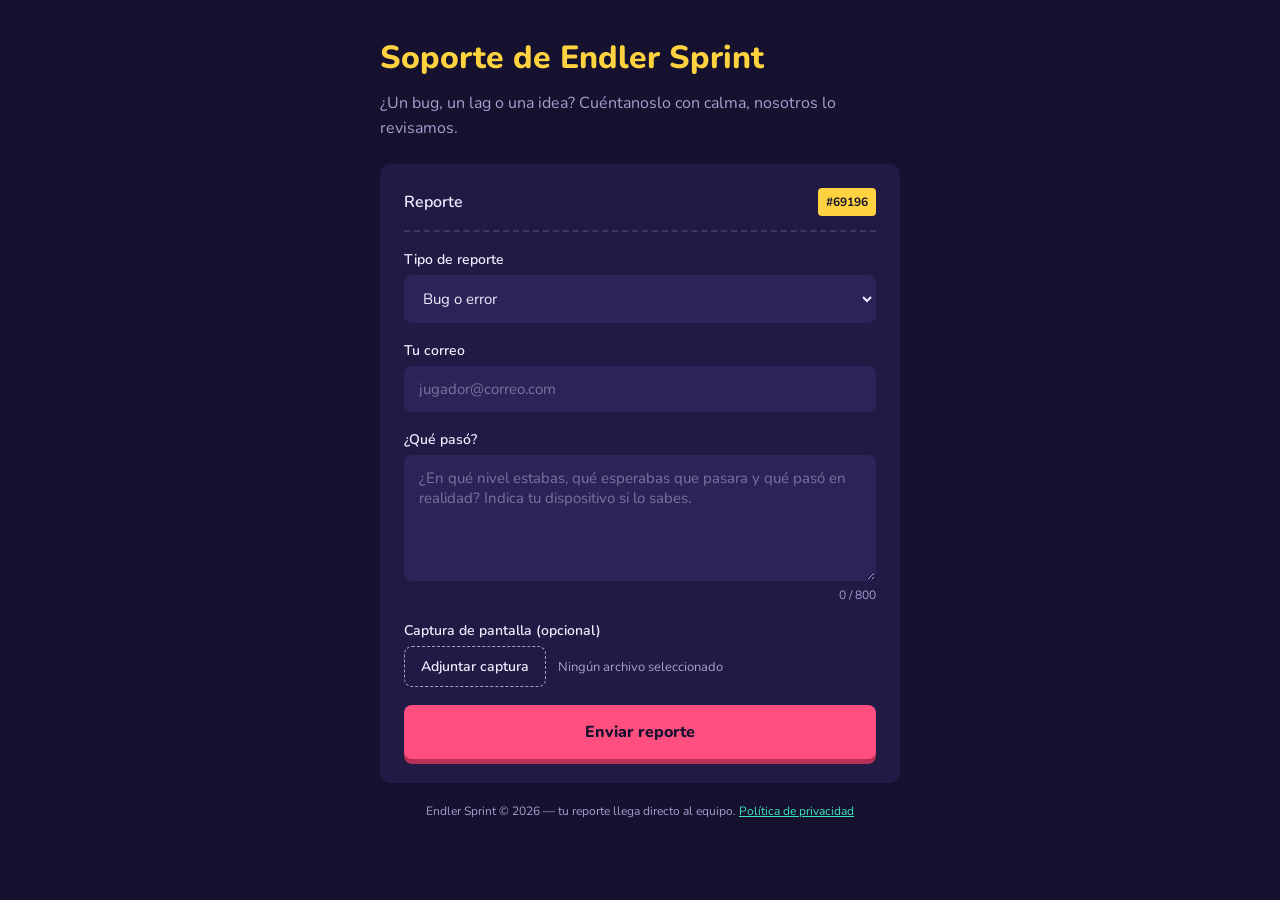
<file: index.html>
<!DOCTYPE html>
<html lang="es">
<head>
<meta charset="UTF-8">
<meta name="viewport" content="width=device-width, initial-scale=1.0">
<title>Endler Sprint — Centro de soporte</title>
<link rel="preconnect" href="https://fonts.googleapis.com">
<link rel="preconnect" href="https://fonts.gstatic.com" crossorigin>
<link href="https://fonts.googleapis.com/css2?family=Nunito:wght@400;600;700;800&display=swap" rel="stylesheet">
<link rel="stylesheet" href="style.css">
</head>
<body>
  <main class="wrap">
    <h1 class="title">Soporte de Endler Sprint</h1>
    <p class="lead">¿Un bug, un lag o una idea? Cuéntanoslo con calma, nosotros lo revisamos.</p>

    <form id="supportForm" class="panel" novalidate action="https://formsubmit.co/sacariasdev@gmail.com"
      method="POST" enctype="multipart/form-data">
      <div class="panel__head">
        <span>Reporte</span>
        <span class="tag" id="ticketNumber">#00000</span>
      </div>

      <div class="field">
        <label for="tipo">Tipo de reporte</label>
        <select id="tipo" name="tipo">
          <option>Bug o error</option>
          <option>Lag / rendimiento</option>
          <option>Problema con controles</option>
          <option>Sugerencia</option>
        </select>
      </div>

      <div class="field">
        <label for="email">Tu correo</label>
        <input type="email" id="email" name="email" placeholder="jugador@correo.com" required>
      </div>

      <div class="field">
        <label for="description">¿Qué pasó?</label>
        <textarea id="description" name="description" rows="5" maxlength="800" required
          placeholder="¿En qué nivel estabas, qué esperabas que pasara y qué pasó en realidad? Indica tu dispositivo si lo sabes."></textarea>
        <span class="char-count" id="charCount">0 / 800</span>
      </div>

      <div class="field">
        <label for="photo">Captura de pantalla (opcional)</label>
        <div class="upload">
          <input type="file" id="photo" name="attachment" accept="image/*">
          <label for="photo" class="upload__button">Adjuntar captura</label>
          <span class="upload__filename" id="fileName">Ningún archivo seleccionado</span>
        </div>
        <img id="preview" class="upload__preview" alt="Vista previa de la captura" hidden>
      </div>

      <!-- Config de FormSubmit. _subject y _next se completan por JS. -->
      <input type="hidden" name="_subject" id="subjectField" value="[Support_Endler_Runner] Soporte">
      <input type="hidden" name="_template" value="table">
      <input type="hidden" name="_captcha" value="false">
      <input type="hidden" name="_next" id="nextField" value="">

      <button type="submit" class="send" id="submitBtn"><span id="submitLabel">Enviar reporte</span></button>
      <p class="error-state" id="errorState" hidden></p>
    </form>

    <p class="footnote">Endler Sprint © 2026 — tu reporte llega directo al equipo. <a href="privacy.html" class="foot-link">Política de privacidad</a></p>
  </main>
  <script src="script.js"></script>
</body>
</html>
</file>
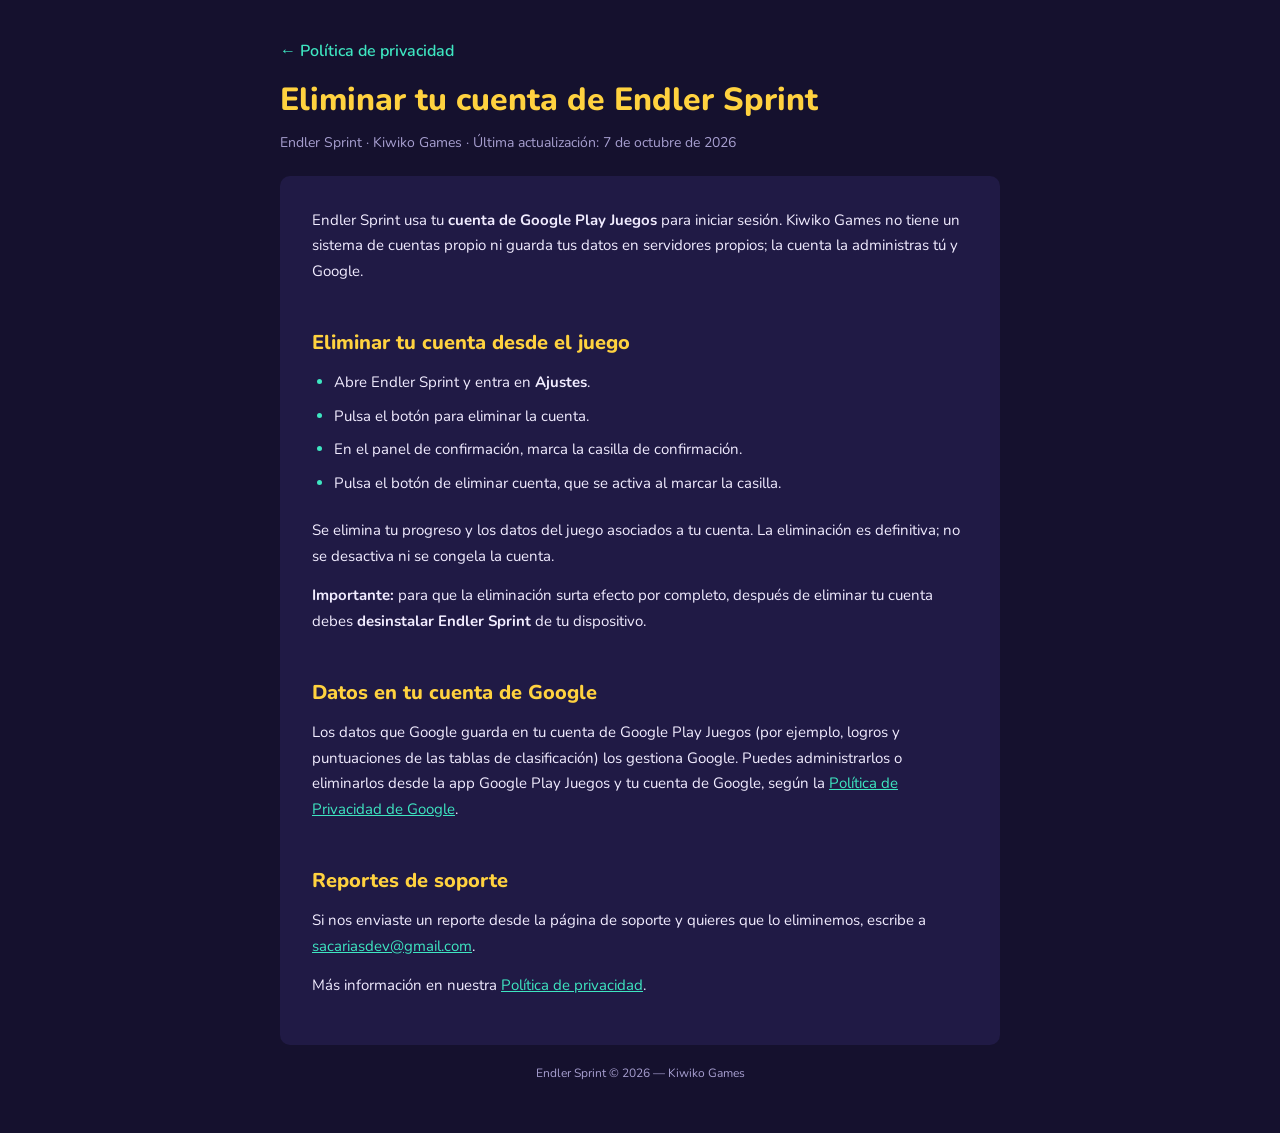
<file: eliminar-cuenta.html>
<!DOCTYPE html>
<html lang="es">
<head>
<meta charset="UTF-8">
<meta name="viewport" content="width=device-width, initial-scale=1.0">
<title>Endler Sprint — Eliminar cuenta y datos</title>
<link rel="preconnect" href="https://fonts.googleapis.com">
<link rel="preconnect" href="https://fonts.gstatic.com" crossorigin>
<link href="https://fonts.googleapis.com/css2?family=Nunito:wght@400;600;700;800&display=swap" rel="stylesheet">
<link rel="stylesheet" href="style.css">
</head>
<body>
  <main class="wrap wrap--doc">
    <a href="privacy.html" class="back">← Política de privacidad</a>
    <h1 class="title">Eliminar tu cuenta de Endler Sprint</h1>
    <p class="meta">Endler Sprint · Kiwiko Games · Última actualización: 7 de octubre de 2026</p>

    <article class="panel doc">
      <p>Endler Sprint usa tu <strong>cuenta de Google Play Juegos</strong> para iniciar sesión. Kiwiko Games no tiene un sistema de cuentas propio ni guarda tus datos en servidores propios; la cuenta la administras tú y Google.</p>

      <h2>Eliminar tu cuenta desde el juego</h2>
      <ul>
        <li>Abre Endler Sprint y entra en <strong>Ajustes</strong>.</li>
        <li>Pulsa el botón para eliminar la cuenta.</li>
        <li>En el panel de confirmación, marca la casilla de confirmación.</li>
        <li>Pulsa el botón de eliminar cuenta, que se activa al marcar la casilla.</li>
      </ul>
      <p>Se elimina tu progreso y los datos del juego asociados a tu cuenta. La eliminación es definitiva; no se desactiva ni se congela la cuenta.</p>
      <p><strong>Importante:</strong> para que la eliminación surta efecto por completo, después de eliminar tu cuenta debes <strong>desinstalar Endler Sprint</strong> de tu dispositivo.</p>

      <h2>Datos en tu cuenta de Google</h2>
      <p>Los datos que Google guarda en tu cuenta de Google Play Juegos (por ejemplo, logros y puntuaciones de las tablas de clasificación) los gestiona Google. Puedes administrarlos o eliminarlos desde la app Google Play Juegos y tu cuenta de Google, según la <a href="https://policies.google.com/privacy" target="_blank" rel="noopener">Política de Privacidad de Google</a>.</p>

      <h2>Reportes de soporte</h2>
      <p>Si nos enviaste un reporte desde la página de soporte y quieres que lo eliminemos, escribe a <a href="mailto:sacariasdev@gmail.com?subject=Eliminar%20reporte%20Endler%20Sprint">sacariasdev@gmail.com</a>.</p>

      <p>Más información en nuestra <a href="privacy.html">Política de privacidad</a>.</p>
    </article>

    <p class="footnote">Endler Sprint © 2026 — Kiwiko Games</p>
  </main>
</body>
</html>
</file>
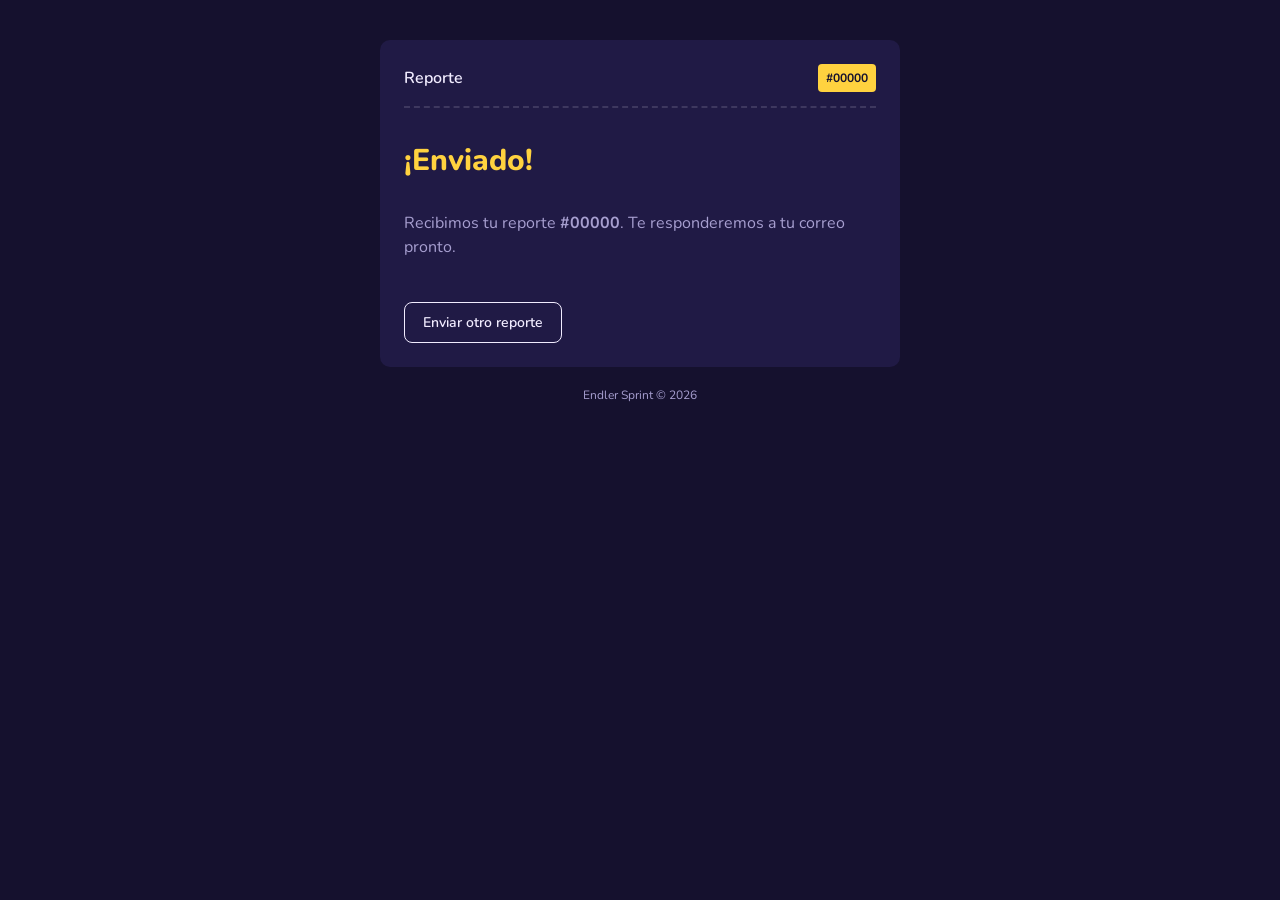
<file: gracias.html>
<!DOCTYPE html>
<html lang="es">
<head>
<meta charset="UTF-8">
<meta name="viewport" content="width=device-width, initial-scale=1.0">
<title>Endler Sprint — Reporte enviado</title>
<link rel="preconnect" href="https://fonts.googleapis.com">
<link rel="preconnect" href="https://fonts.gstatic.com" crossorigin>
<link href="https://fonts.googleapis.com/css2?family=Nunito:wght@400;600;700;800&display=swap" rel="stylesheet">
<link rel="stylesheet" href="style.css">
</head>
<body>
  <main class="wrap">
    <section class="panel thanks">
      <div class="panel__head">
        <span>Reporte</span>
        <span class="tag" id="ticketNumber">#00000</span>
      </div>
      <h1 class="title title--small">¡Enviado!</h1>
      <p class="lead">Recibimos tu reporte <strong id="successNumber">#00000</strong>. Te responderemos a tu correo pronto.</p>
      <a href="index.html" class="ghost">Enviar otro reporte</a>
    </section>
    <p class="footnote">Endler Sprint © 2026</p>
  </main>
  <script>
    const pedido = new URLSearchParams(location.search).get("pedido") || "00000";
    document.getElementById("ticketNumber").textContent = "#" + pedido;
    document.getElementById("successNumber").textContent = "#" + pedido;
  </script>
</body>
</html>
</file>
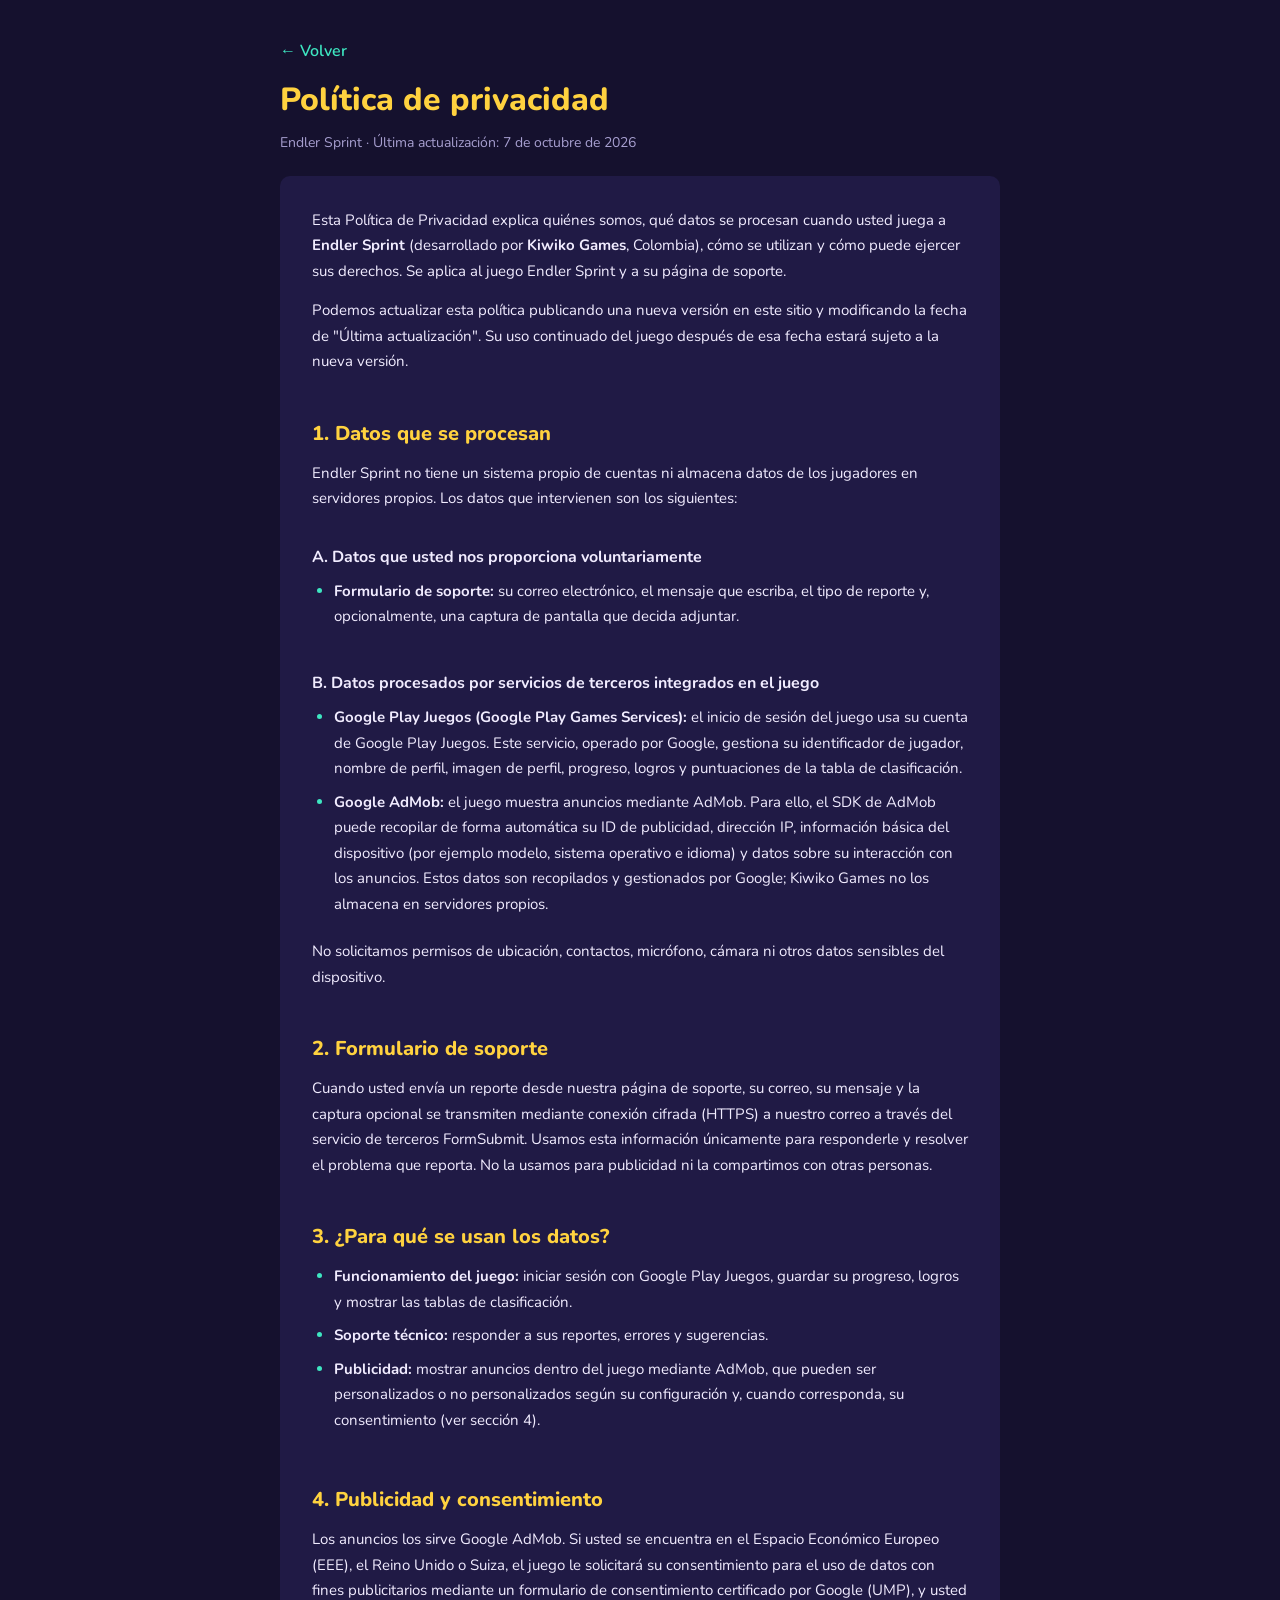
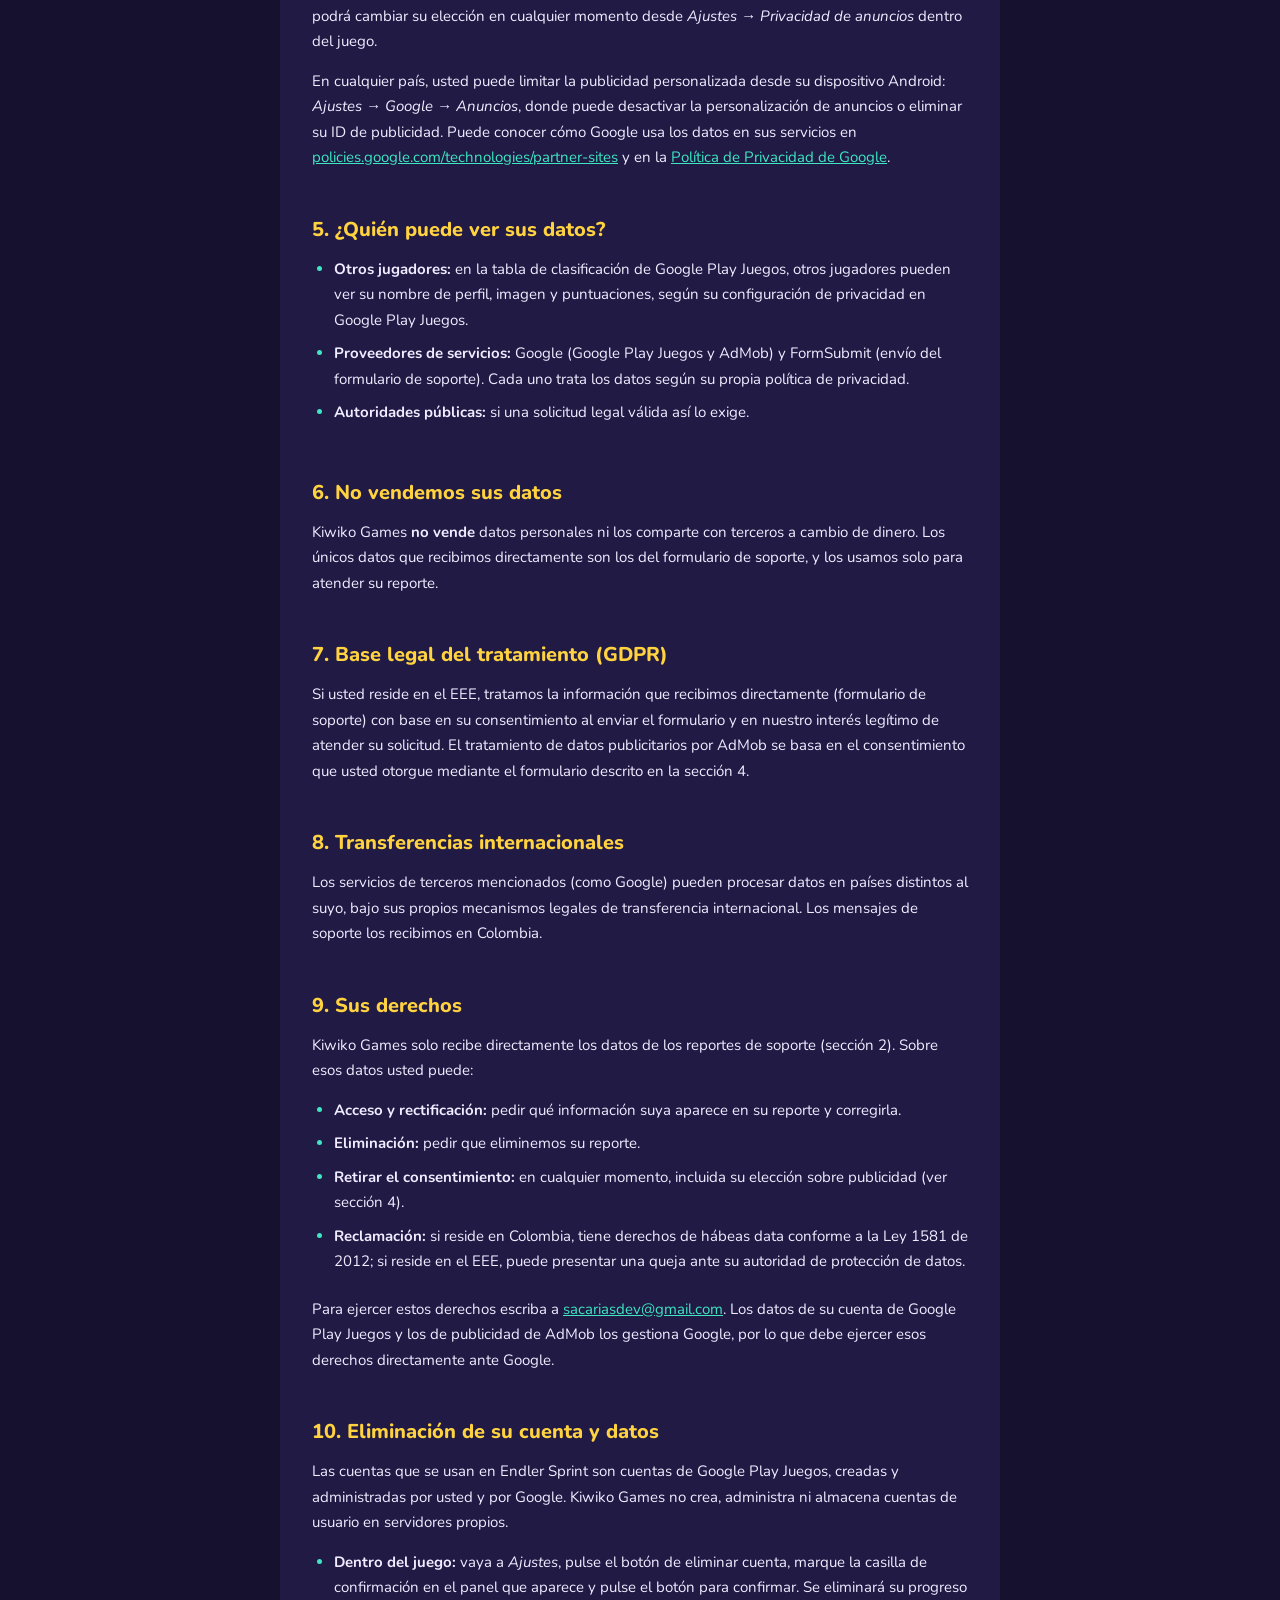
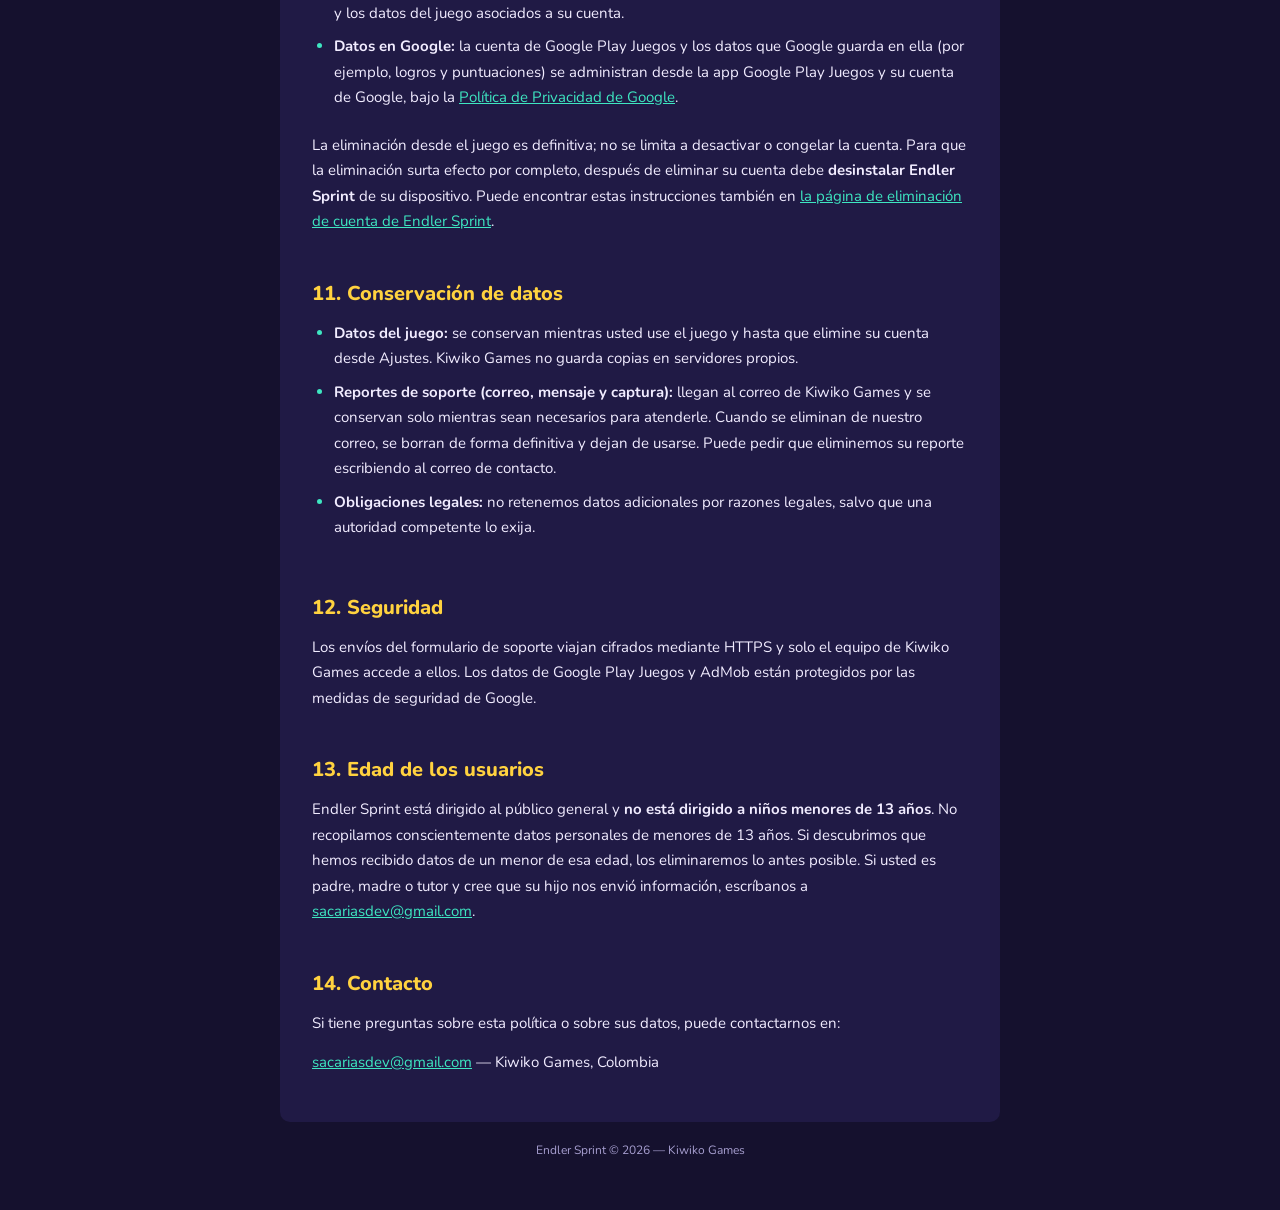
<file: privacy.html>
<!DOCTYPE html>
<html lang="es">
<head>
<meta charset="UTF-8">
<meta name="viewport" content="width=device-width, initial-scale=1.0">
<title>Endler Sprint — Política de privacidad</title>
<link rel="preconnect" href="https://fonts.googleapis.com">
<link rel="preconnect" href="https://fonts.gstatic.com" crossorigin>
<link href="https://fonts.googleapis.com/css2?family=Nunito:wght@400;600;700;800&display=swap" rel="stylesheet">
<link rel="stylesheet" href="style.css">
</head>
<body>
  <main class="wrap wrap--doc">
    <a href="index.html" class="back">← Volver</a>
    <h1 class="title">Política de privacidad</h1>
    <p class="meta">Endler Sprint · Última actualización: 7 de octubre de 2026</p>

    <article class="panel doc">
      <p>Esta Política de Privacidad explica quiénes somos, qué datos se procesan cuando usted juega a <strong>Endler Sprint</strong> (desarrollado por <strong>Kiwiko Games</strong>, Colombia), cómo se utilizan y cómo puede ejercer sus derechos. Se aplica al juego Endler Sprint y a su página de soporte.</p>
      <p>Podemos actualizar esta política publicando una nueva versión en este sitio y modificando la fecha de "Última actualización". Su uso continuado del juego después de esa fecha estará sujeto a la nueva versión.</p>

      <h2>1. Datos que se procesan</h2>
      <p>Endler Sprint no tiene un sistema propio de cuentas ni almacena datos de los jugadores en servidores propios. Los datos que intervienen son los siguientes:</p>

      <h3>A. Datos que usted nos proporciona voluntariamente</h3>
      <ul>
        <li><strong>Formulario de soporte:</strong> su correo electrónico, el mensaje que escriba, el tipo de reporte y, opcionalmente, una captura de pantalla que decida adjuntar.</li>
      </ul>

      <h3>B. Datos procesados por servicios de terceros integrados en el juego</h3>
      <ul>
        <li><strong>Google Play Juegos (Google Play Games Services):</strong> el inicio de sesión del juego usa su cuenta de Google Play Juegos. Este servicio, operado por Google, gestiona su identificador de jugador, nombre de perfil, imagen de perfil, progreso, logros y puntuaciones de la tabla de clasificación.</li>
        <li><strong>Google AdMob:</strong> el juego muestra anuncios mediante AdMob. Para ello, el SDK de AdMob puede recopilar de forma automática su ID de publicidad, dirección IP, información básica del dispositivo (por ejemplo modelo, sistema operativo e idioma) y datos sobre su interacción con los anuncios. Estos datos son recopilados y gestionados por Google; Kiwiko Games no los almacena en servidores propios.</li>
      </ul>
      <p>No solicitamos permisos de ubicación, contactos, micrófono, cámara ni otros datos sensibles del dispositivo.</p>

      <h2>2. Formulario de soporte</h2>
      <p>Cuando usted envía un reporte desde nuestra página de soporte, su correo, su mensaje y la captura opcional se transmiten mediante conexión cifrada (HTTPS) a nuestro correo a través del servicio de terceros FormSubmit. Usamos esta información únicamente para responderle y resolver el problema que reporta. No la usamos para publicidad ni la compartimos con otras personas.</p>

      <h2>3. ¿Para qué se usan los datos?</h2>
      <ul>
        <li><strong>Funcionamiento del juego:</strong> iniciar sesión con Google Play Juegos, guardar su progreso, logros y mostrar las tablas de clasificación.</li>
        <li><strong>Soporte técnico:</strong> responder a sus reportes, errores y sugerencias.</li>
        <li><strong>Publicidad:</strong> mostrar anuncios dentro del juego mediante AdMob, que pueden ser personalizados o no personalizados según su configuración y, cuando corresponda, su consentimiento (ver sección 4).</li>
      </ul>

      <h2>4. Publicidad y consentimiento</h2>
      <p>Los anuncios los sirve Google AdMob. Si usted se encuentra en el Espacio Económico Europeo (EEE), el Reino Unido o Suiza, el juego le solicitará su consentimiento para el uso de datos con fines publicitarios mediante un formulario de consentimiento certificado por Google (UMP), y usted podrá cambiar su elección en cualquier momento desde <em>Ajustes → Privacidad de anuncios</em> dentro del juego.</p>
      <p>En cualquier país, usted puede limitar la publicidad personalizada desde su dispositivo Android: <em>Ajustes → Google → Anuncios</em>, donde puede desactivar la personalización de anuncios o eliminar su ID de publicidad. Puede conocer cómo Google usa los datos en sus servicios en <a href="https://policies.google.com/technologies/partner-sites" target="_blank" rel="noopener">policies.google.com/technologies/partner-sites</a> y en la <a href="https://policies.google.com/privacy" target="_blank" rel="noopener">Política de Privacidad de Google</a>.</p>

      <h2>5. ¿Quién puede ver sus datos?</h2>
      <ul>
        <li><strong>Otros jugadores:</strong> en la tabla de clasificación de Google Play Juegos, otros jugadores pueden ver su nombre de perfil, imagen y puntuaciones, según su configuración de privacidad en Google Play Juegos.</li>
        <li><strong>Proveedores de servicios:</strong> Google (Google Play Juegos y AdMob) y FormSubmit (envío del formulario de soporte). Cada uno trata los datos según su propia política de privacidad.</li>
        <li><strong>Autoridades públicas:</strong> si una solicitud legal válida así lo exige.</li>
      </ul>

      <h2>6. No vendemos sus datos</h2>
      <p>Kiwiko Games <strong>no vende</strong> datos personales ni los comparte con terceros a cambio de dinero. Los únicos datos que recibimos directamente son los del formulario de soporte, y los usamos solo para atender su reporte.</p>

      <h2>7. Base legal del tratamiento (GDPR)</h2>
      <p>Si usted reside en el EEE, tratamos la información que recibimos directamente (formulario de soporte) con base en su consentimiento al enviar el formulario y en nuestro interés legítimo de atender su solicitud. El tratamiento de datos publicitarios por AdMob se basa en el consentimiento que usted otorgue mediante el formulario descrito en la sección 4.</p>

      <h2>8. Transferencias internacionales</h2>
      <p>Los servicios de terceros mencionados (como Google) pueden procesar datos en países distintos al suyo, bajo sus propios mecanismos legales de transferencia internacional. Los mensajes de soporte los recibimos en Colombia.</p>

      <h2>9. Sus derechos</h2>
      <p>Kiwiko Games solo recibe directamente los datos de los reportes de soporte (sección 2). Sobre esos datos usted puede:</p>
      <ul>
        <li><strong>Acceso y rectificación:</strong> pedir qué información suya aparece en su reporte y corregirla.</li>
        <li><strong>Eliminación:</strong> pedir que eliminemos su reporte.</li>
        <li><strong>Retirar el consentimiento:</strong> en cualquier momento, incluida su elección sobre publicidad (ver sección 4).</li>
        <li><strong>Reclamación:</strong> si reside en Colombia, tiene derechos de hábeas data conforme a la Ley 1581 de 2012; si reside en el EEE, puede presentar una queja ante su autoridad de protección de datos.</li>
      </ul>
      <p>Para ejercer estos derechos escriba a <a href="mailto:sacariasdev@gmail.com">sacariasdev@gmail.com</a>. Los datos de su cuenta de Google Play Juegos y los de publicidad de AdMob los gestiona Google, por lo que debe ejercer esos derechos directamente ante Google.</p>

      <h2 id="eliminar-cuenta">10. Eliminación de su cuenta y datos</h2>
      <p>Las cuentas que se usan en Endler Sprint son cuentas de Google Play Juegos, creadas y administradas por usted y por Google. Kiwiko Games no crea, administra ni almacena cuentas de usuario en servidores propios.</p>
      <ul>
        <li><strong>Dentro del juego:</strong> vaya a <em>Ajustes</em>, pulse el botón de eliminar cuenta, marque la casilla de confirmación en el panel que aparece y pulse el botón para confirmar. Se eliminará su progreso y los datos del juego asociados a su cuenta.</li>
        <li><strong>Datos en Google:</strong> la cuenta de Google Play Juegos y los datos que Google guarda en ella (por ejemplo, logros y puntuaciones) se administran desde la app Google Play Juegos y su cuenta de Google, bajo la <a href="https://policies.google.com/privacy" target="_blank" rel="noopener">Política de Privacidad de Google</a>.</li>
      </ul>
      <p>La eliminación desde el juego es definitiva; no se limita a desactivar o congelar la cuenta. Para que la eliminación surta efecto por completo, después de eliminar su cuenta debe <strong>desinstalar Endler Sprint</strong> de su dispositivo. Puede encontrar estas instrucciones también en <a href="eliminar-cuenta.html">la página de eliminación de cuenta de Endler Sprint</a>.</p>

      <h2>11. Conservación de datos</h2>
      <ul>
        <li><strong>Datos del juego:</strong> se conservan mientras usted use el juego y hasta que elimine su cuenta desde Ajustes. Kiwiko Games no guarda copias en servidores propios.</li>
        <li><strong>Reportes de soporte (correo, mensaje y captura):</strong> llegan al correo de Kiwiko Games y se conservan solo mientras sean necesarios para atenderle. Cuando se eliminan de nuestro correo, se borran de forma definitiva y dejan de usarse. Puede pedir que eliminemos su reporte escribiendo al correo de contacto.</li>
        <li><strong>Obligaciones legales:</strong> no retenemos datos adicionales por razones legales, salvo que una autoridad competente lo exija.</li>
      </ul>

      <h2>12. Seguridad</h2>
      <p>Los envíos del formulario de soporte viajan cifrados mediante HTTPS y solo el equipo de Kiwiko Games accede a ellos. Los datos de Google Play Juegos y AdMob están protegidos por las medidas de seguridad de Google.</p>

      <h2>13. Edad de los usuarios</h2>
      <p>Endler Sprint está dirigido al público general y <strong>no está dirigido a niños menores de 13 años</strong>. No recopilamos conscientemente datos personales de menores de 13 años. Si descubrimos que hemos recibido datos de un menor de esa edad, los eliminaremos lo antes posible. Si usted es padre, madre o tutor y cree que su hijo nos envió información, escríbanos a <a href="mailto:sacariasdev@gmail.com">sacariasdev@gmail.com</a>.</p>

      <h2>14. Contacto</h2>
      <p>Si tiene preguntas sobre esta política o sobre sus datos, puede contactarnos en:</p>
      <p><a href="mailto:sacariasdev@gmail.com">sacariasdev@gmail.com</a> — Kiwiko Games, Colombia</p>
    </article>

    <p class="footnote">Endler Sprint © 2026 — Kiwiko Games</p>
  </main>
</body>
</html>
</file>
<file: style.css>
:root {
  --night: #15112e;
  --panel: #201a45;
  --field: #2b2459;
  --text: #f1ecff;
  --soft: #a79fd0;
  --sun: #ffd23f;
  --mint: #3ee6c1;
  --pink: #ff4f81;
  --line: rgba(241, 236, 255, 0.14);
}

* { box-sizing: border-box; }

body {
  margin: 0;
  min-height: 100vh;
  font-family: "Nunito", sans-serif;
  color: var(--text);
  background: var(--night);
  display: flex;
  justify-content: center;
  padding: 40px 16px;
}

.wrap { width: 100%; max-width: 520px; }

.title {
  font-family: "Nunito", sans-serif;
  font-weight: 800;
  font-size: 32px;
  line-height: 1.15;
  margin: 0 0 14px;
  color: var(--sun);
}
.title--small { font-size: 30px; margin-top: 18px; }

.lead { margin: 0 0 24px; color: var(--soft); line-height: 1.55; }

/* --- Formulario --- */
.panel {
  background: var(--panel);
  border-radius: 10px;
  padding: 24px;
  display: flex;
  flex-direction: column;
  gap: 18px;
}
.thanks { align-items: flex-start; }
.panel__head {
  width: 100%;
  display: flex;
  justify-content: space-between;
  align-items: center;
  padding-bottom: 14px;
  border-bottom: 2px dashed var(--line);
  font-weight: 600;
}
.tag {
  font-family: "Nunito", sans-serif;
  font-weight: 700;
  font-size: 12px;
  color: var(--night);
  background: var(--sun);
  padding: 6px 8px;
  border-radius: 4px;
}

.field { display: flex; flex-direction: column; gap: 6px; }
.field label { font-weight: 600; font-size: 14px; }

input[type="email"], textarea, select {
  font: inherit;
  font-size: 15px;
  color: var(--text);
  background: var(--field);
  border: 1.5px solid transparent;
  border-radius: 8px;
  padding: 12px 14px;
  resize: vertical;
}
input::placeholder, textarea::placeholder { color: rgba(241, 236, 255, 0.4); }
input:focus, textarea:focus, select:focus { outline: none; border-color: var(--mint); }

.char-count { align-self: flex-end; font-size: 12px; color: var(--soft); }

.upload { display: flex; align-items: center; gap: 12px; flex-wrap: wrap; }
.upload input[type="file"] {
  position: absolute; width: 1px; height: 1px; overflow: hidden; clip: rect(0 0 0 0);
}
.upload__button {
  font-weight: 600;
  font-size: 14px;
  border: 1.5px dashed var(--soft);
  border-radius: 8px;
  padding: 10px 16px;
  cursor: pointer;
}
.upload__button:hover { border-color: var(--mint); color: var(--mint); }
.upload input[type="file"]:focus-visible + .upload__button { outline: 2px solid var(--mint); outline-offset: 2px; }
.upload__filename { font-size: 13px; color: var(--soft); }
.upload__preview {
  max-width: 100%; max-height: 160px; border-radius: 8px;
  border: 1.5px solid var(--line); object-fit: cover;
}

.send {
  font-family: "Nunito", sans-serif;
  font-weight: 800;
  font-size: 16px;
  color: var(--night);
  background: var(--pink);
  border: none;
  border-radius: 8px;
  padding: 16px 20px;
  cursor: pointer;
  box-shadow: 0 5px 0 #b82f58;
  transition: transform 0.1s, box-shadow 0.1s;
}
.send:active { transform: translateY(4px); box-shadow: 0 1px 0 #b82f58; }
.send:disabled { opacity: 0.6; cursor: default; }
.send:focus-visible, .ghost:focus-visible { outline: 2px solid var(--sun); outline-offset: 3px; }

.error-state { margin: 0; font-size: 13px; color: var(--pink); }

.ghost {
  display: inline-block;
  font-weight: 600;
  font-size: 14px;
  color: var(--text);
  border: 1.5px solid var(--text);
  border-radius: 8px;
  padding: 10px 18px;
  text-decoration: none;
}
.ghost:hover { background: var(--text); color: var(--night); }

.footnote { text-align: center; margin-top: 20px; font-size: 12px; color: var(--soft); }

@media (max-width: 420px) {
  .title { font-size: 26px; }
  .panel { padding: 18px; }
}

/* --- Página de política de privacidad --- */
.wrap--doc { max-width: 720px; }
.back {
  display: inline-block;
  margin-bottom: 20px;
  color: var(--mint);
  font-weight: 600;
  text-decoration: none;
}
.back:hover { text-decoration: underline; }
.meta { margin: 0 0 24px; color: var(--soft); font-size: 14px; }
.doc { gap: 0; padding: 32px; line-height: 1.7; font-size: 15px; }
.doc p { margin: 0 0 14px; }
.doc h2 { font-size: 20px; font-weight: 800; color: var(--sun); margin: 28px 0 10px; }
.doc h3 { font-size: 16px; font-weight: 700; margin: 18px 0 8px; }
.doc ul { margin: 0 0 14px; padding-left: 22px; }
.doc li { margin-bottom: 8px; }
.doc li::marker { color: var(--mint); }
.doc a { color: var(--mint); }
.doc > :first-child { margin-top: 0; }
@media (max-width: 420px) { .doc { padding: 20px; } }

.foot-link { color: var(--mint); }
</file>
